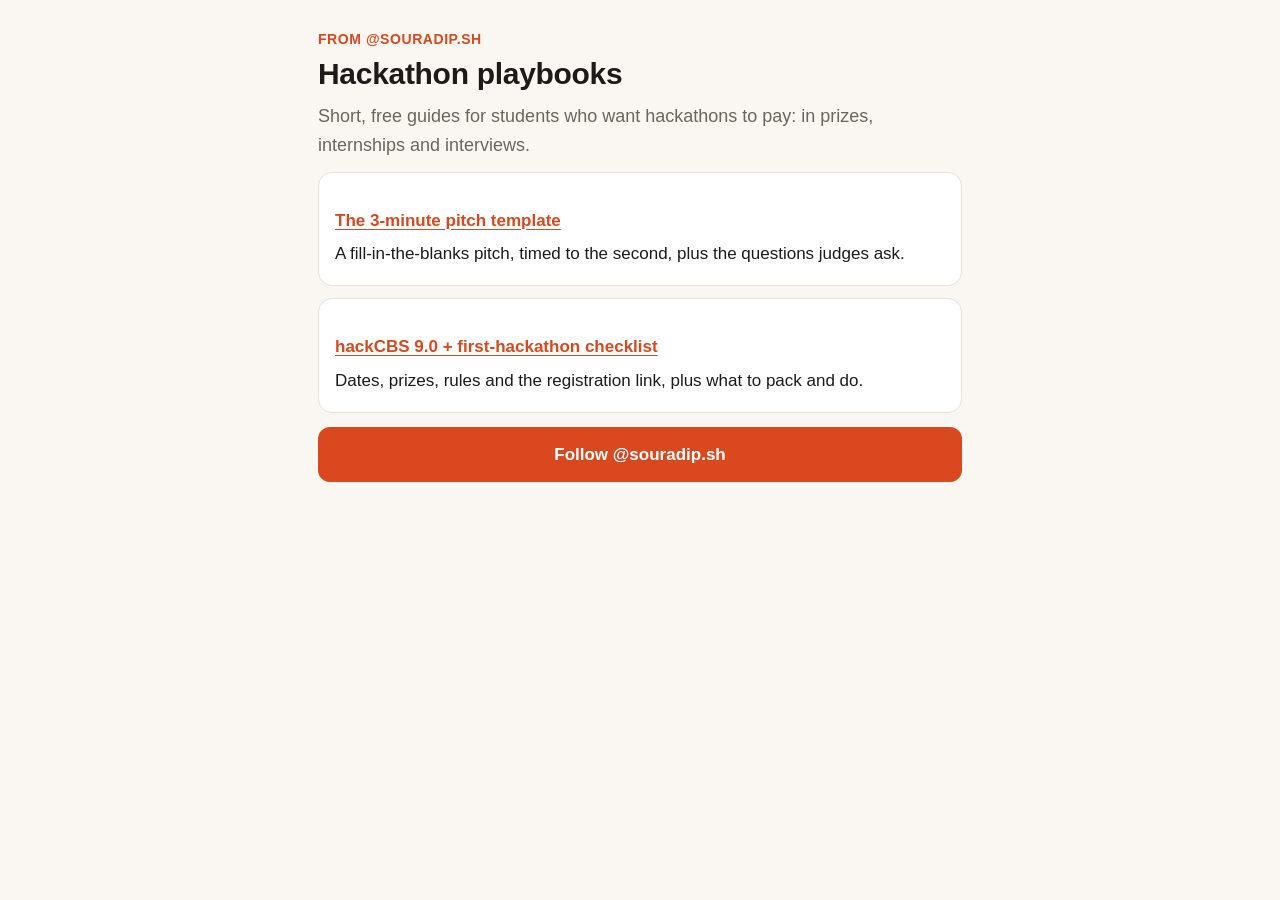
<file: index.html>
<!doctype html>
<html lang="en">
<head>
<meta charset="utf-8">
<meta name="viewport" content="width=device-width, initial-scale=1">
<title>Hackathon playbooks</title>
<meta name="description" content="Free hackathon playbooks from @souradip.sh.">
<link rel="stylesheet" href="style.css">
</head>
<body>
<main>
  <p class="kicker">from @souradip.sh</p>
  <h1>Hackathon playbooks</h1>
  <p class="lead">Short, free guides for students who want hackathons to pay: in prizes, internships and interviews.</p>
  <div class="card">
    <h3><a href="pitch/">The 3-minute pitch template</a></h3>
    <p>A fill-in-the-blanks pitch, timed to the second, plus the questions judges ask.</p>
  </div>
  <div class="card">
    <h3><a href="hackcbs/">hackCBS 9.0 + first-hackathon checklist</a></h3>
    <p>Dates, prizes, rules and the registration link, plus what to pack and do.</p>
  </div>
  <a class="btn" href="https://www.instagram.com/souradip.sh/">Follow @souradip.sh</a>
</main>
</body>
</html>
</file>
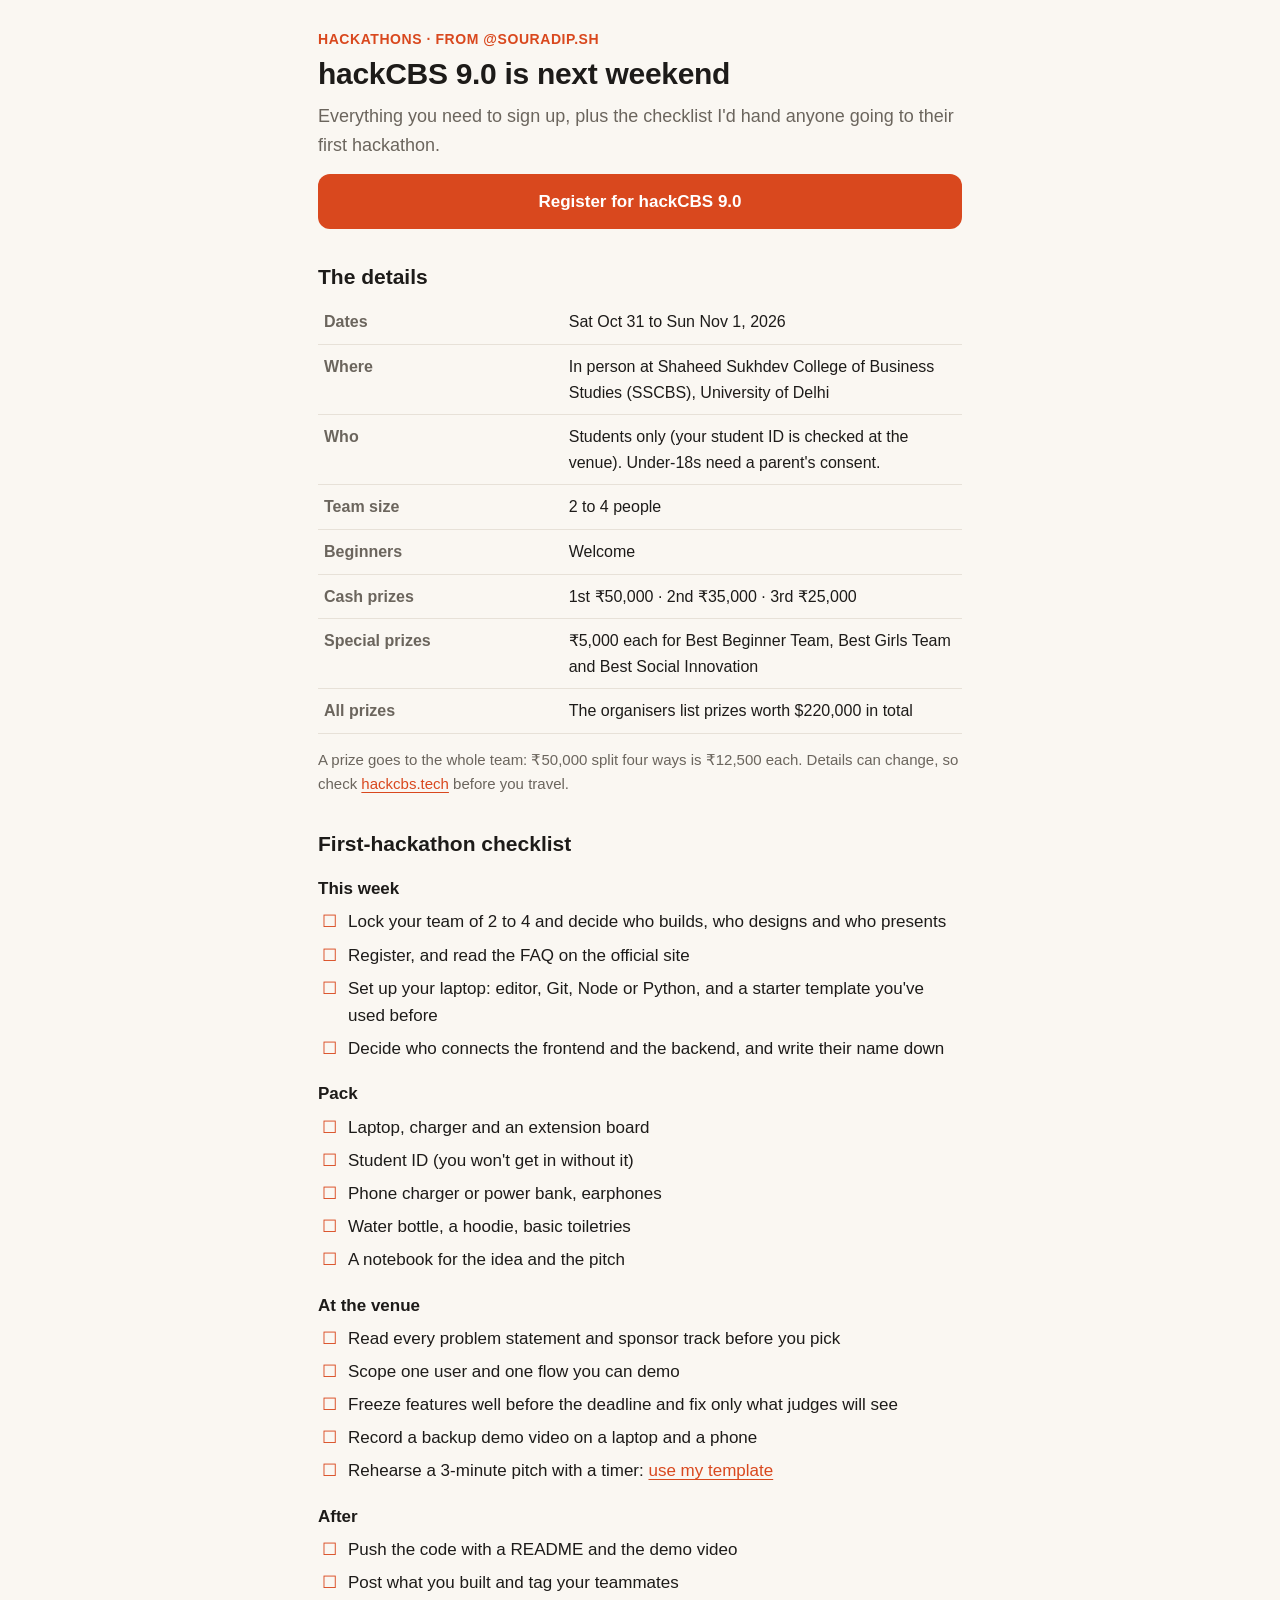
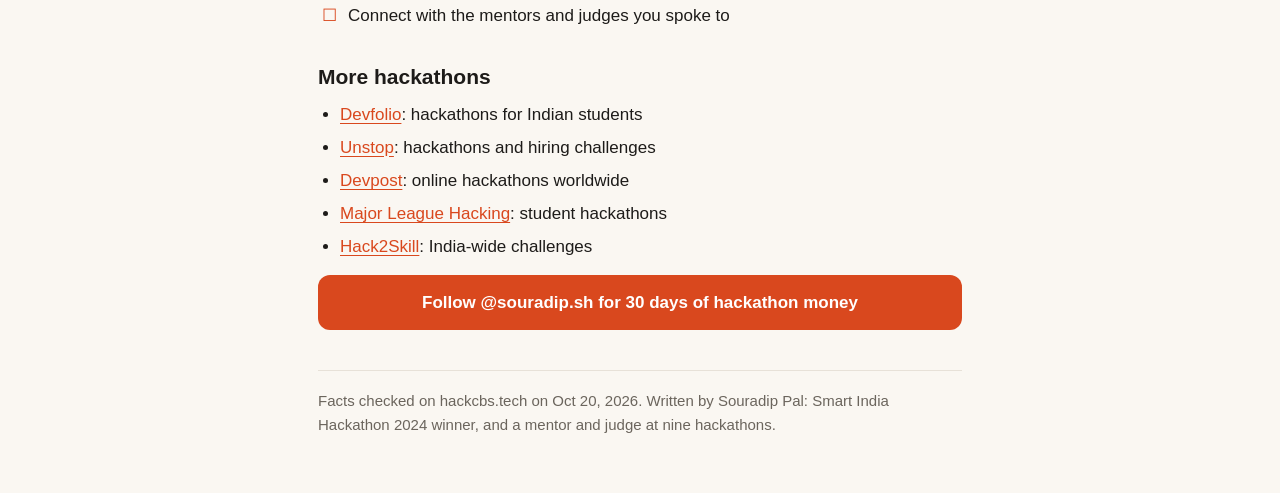
<file: hackcbs/index.html>
<!doctype html>
<html lang="en">
<head>
<meta charset="utf-8">
<meta name="viewport" content="width=device-width, initial-scale=1">
<title>hackCBS 9.0: the link and a first-hackathon checklist</title>
<meta name="description" content="hackCBS 9.0 dates, prizes, rules and registration link, plus a packing and prep checklist for your first hackathon.">
<link rel="stylesheet" href="../style.css">
</head>
<body>
<main>
  <p class="kicker">HACKATHONS · from @souradip.sh</p>
  <h1>hackCBS 9.0 is next weekend</h1>
  <p class="lead">Everything you need to sign up, plus the checklist I'd hand anyone going to their first hackathon.</p>

  <a class="btn" href="https://hackculture.io/hackathons/hackcbs-9-0">Register for hackCBS 9.0</a>

  <h2>The details</h2>
  <table class="facts">
    <tr><th>Dates</th><td>Sat Oct 31 to Sun Nov 1, 2026</td></tr>
    <tr><th>Where</th><td>In person at Shaheed Sukhdev College of Business Studies (SSCBS), University of Delhi</td></tr>
    <tr><th>Who</th><td>Students only (your student ID is checked at the venue). Under-18s need a parent's consent.</td></tr>
    <tr><th>Team size</th><td>2 to 4 people</td></tr>
    <tr><th>Beginners</th><td>Welcome</td></tr>
    <tr><th>Cash prizes</th><td>1st ₹50,000 · 2nd ₹35,000 · 3rd ₹25,000</td></tr>
    <tr><th>Special prizes</th><td>₹5,000 each for Best Beginner Team, Best Girls Team and Best Social Innovation</td></tr>
    <tr><th>All prizes</th><td>The organisers list prizes worth $220,000 in total</td></tr>
  </table>
  <p class="note">A prize goes to the whole team: ₹50,000 split four ways is ₹12,500 each. Details can change, so check <a href="https://hackcbs.tech/">hackcbs.tech</a> before you travel.</p>

  <h2>First-hackathon checklist</h2>

  <h3>This week</h3>
  <ul class="checklist">
    <li>Lock your team of 2 to 4 and decide who builds, who designs and who presents</li>
    <li>Register, and read the FAQ on the official site</li>
    <li>Set up your laptop: editor, Git, Node or Python, and a starter template you've used before</li>
    <li>Decide who connects the frontend and the backend, and write their name down</li>
  </ul>

  <h3>Pack</h3>
  <ul class="checklist">
    <li>Laptop, charger and an extension board</li>
    <li>Student ID (you won't get in without it)</li>
    <li>Phone charger or power bank, earphones</li>
    <li>Water bottle, a hoodie, basic toiletries</li>
    <li>A notebook for the idea and the pitch</li>
  </ul>

  <h3>At the venue</h3>
  <ul class="checklist">
    <li>Read every problem statement and sponsor track before you pick</li>
    <li>Scope one user and one flow you can demo</li>
    <li>Freeze features well before the deadline and fix only what judges will see</li>
    <li>Record a backup demo video on a laptop and a phone</li>
    <li>Rehearse a 3-minute pitch with a timer: <a href="../pitch/">use my template</a></li>
  </ul>

  <h3>After</h3>
  <ul class="checklist">
    <li>Push the code with a README and the demo video</li>
    <li>Post what you built and tag your teammates</li>
    <li>Connect with the mentors and judges you spoke to</li>
  </ul>

  <h2>More hackathons</h2>
  <ul>
    <li><a href="https://devfolio.co/hackathons">Devfolio</a>: hackathons for Indian students</li>
    <li><a href="https://unstop.com/hackathons">Unstop</a>: hackathons and hiring challenges</li>
    <li><a href="https://devpost.com/hackathons">Devpost</a>: online hackathons worldwide</li>
    <li><a href="https://mlh.io">Major League Hacking</a>: student hackathons</li>
    <li><a href="https://hack2skill.com">Hack2Skill</a>: India-wide challenges</li>
  </ul>

  <a class="btn" href="https://www.instagram.com/souradip.sh/">Follow @souradip.sh for 30 days of hackathon money</a>

  <footer>
    Facts checked on hackcbs.tech on Oct 20, 2026. Written by Souradip Pal: Smart India Hackathon 2024 winner, and a mentor and judge at nine hackathons.
  </footer>
</main>
</body>
</html>
</file>
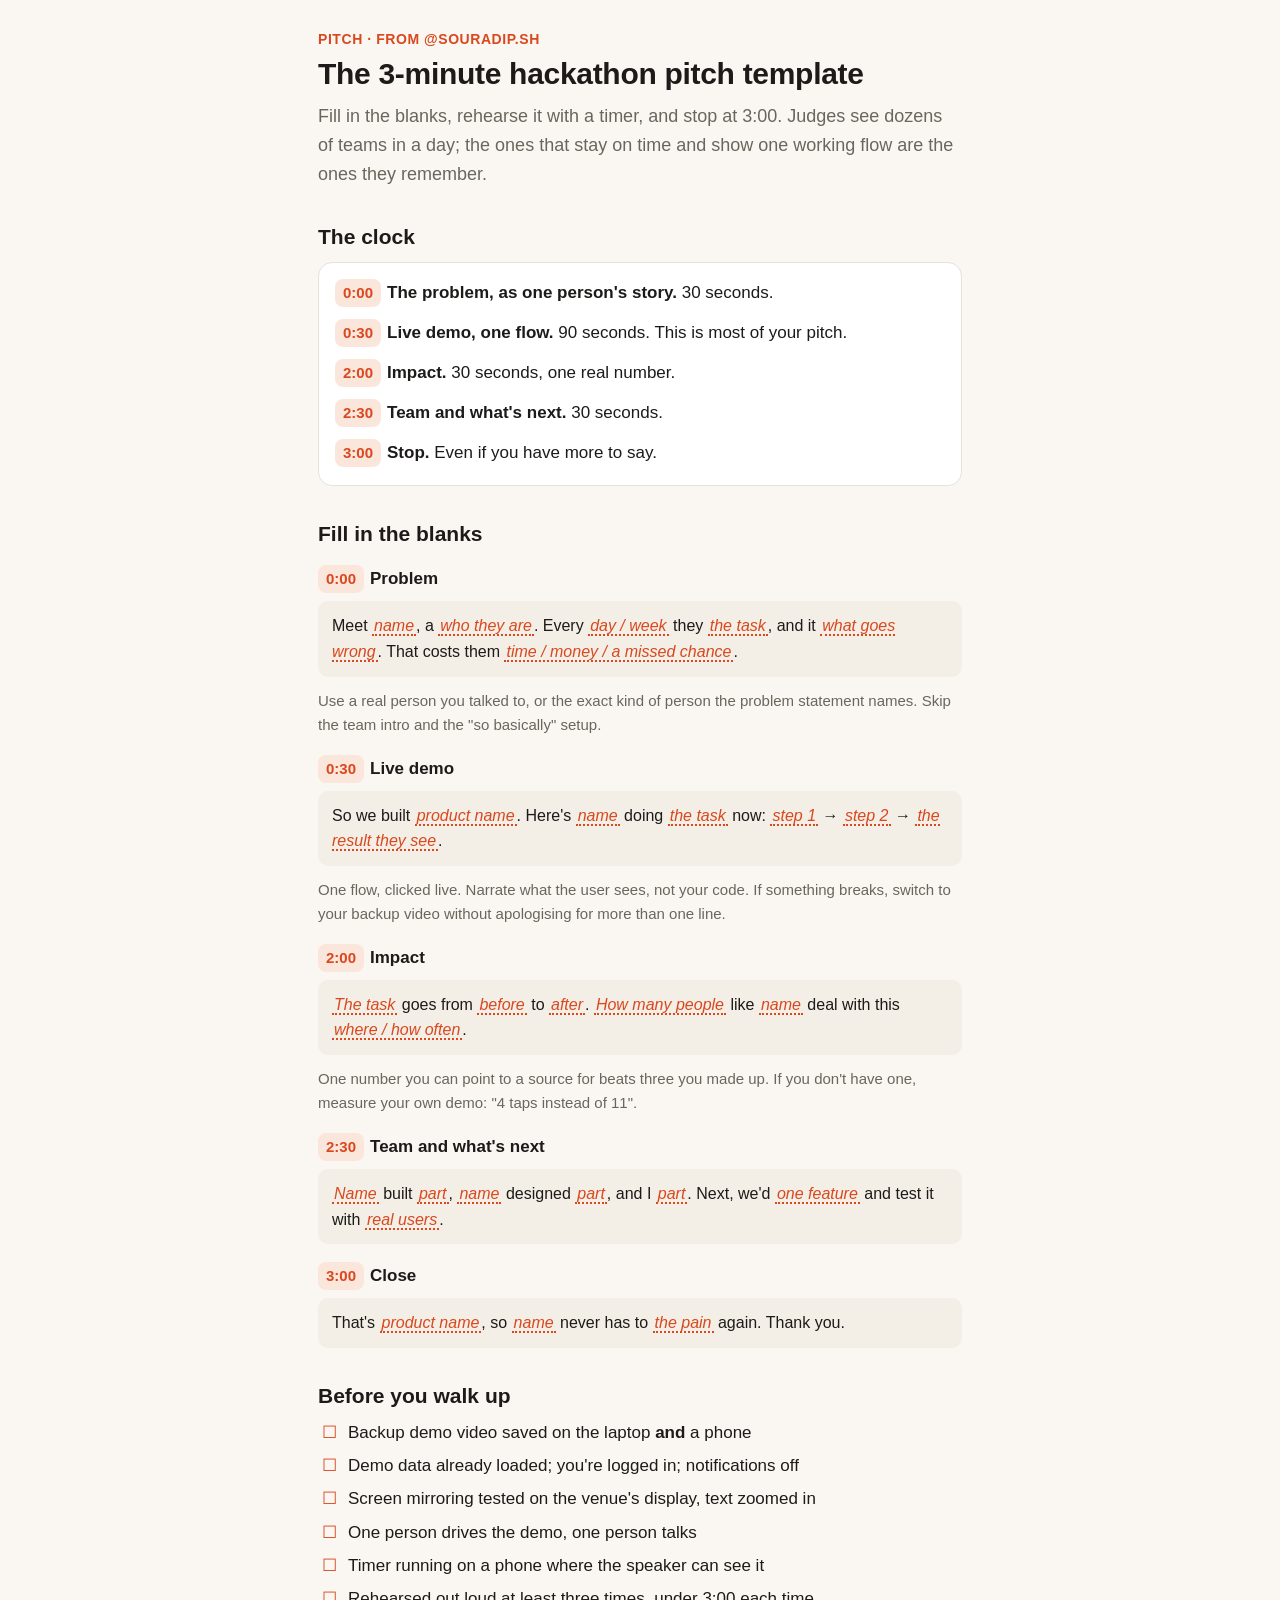
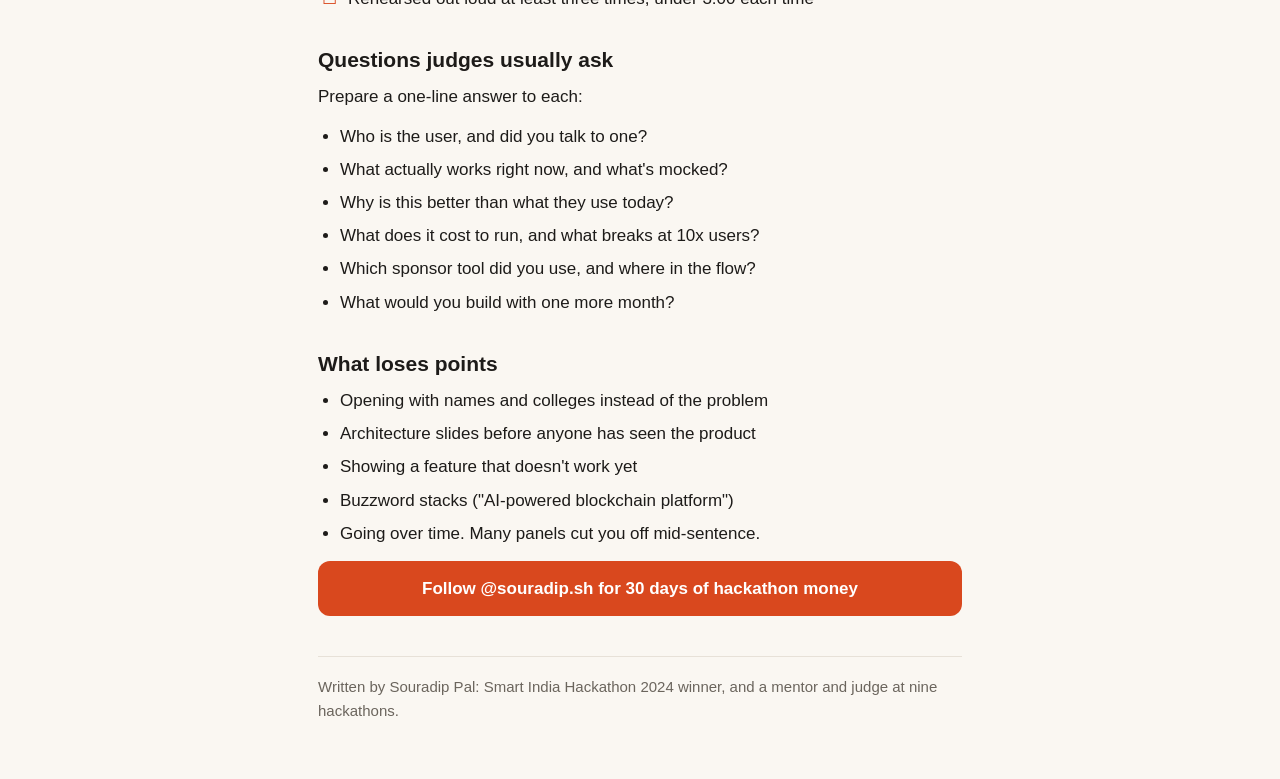
<file: pitch/index.html>
<!doctype html>
<html lang="en">
<head>
<meta charset="utf-8">
<meta name="viewport" content="width=device-width, initial-scale=1">
<title>The 3-minute hackathon pitch template</title>
<meta name="description" content="A fill-in-the-blanks 3-minute pitch for hackathon judging, timed to the second.">
<link rel="stylesheet" href="../style.css">
</head>
<body>
<main>
  <p class="kicker">PITCH · from @souradip.sh</p>
  <h1>The 3-minute hackathon pitch template</h1>
  <p class="lead">Fill in the blanks, rehearse it with a timer, and stop at 3:00. Judges see dozens of teams in a day; the ones that stay on time and show one working flow are the ones they remember.</p>

  <h2>The clock</h2>
  <div class="card">
    <p><span class="time">0:00</span><b>The problem, as one person's story.</b> 30 seconds.</p>
    <p><span class="time">0:30</span><b>Live demo, one flow.</b> 90 seconds. This is most of your pitch.</p>
    <p><span class="time">2:00</span><b>Impact.</b> 30 seconds, one real number.</p>
    <p><span class="time">2:30</span><b>Team and what's next.</b> 30 seconds.</p>
    <p><span class="time">3:00</span><b>Stop.</b> Even if you have more to say.</p>
  </div>

  <h2>Fill in the blanks</h2>

  <h3><span class="time">0:00</span>Problem</h3>
  <div class="script">Meet <span class="blank">name</span>, a <span class="blank">who they are</span>. Every <span class="blank">day / week</span> they <span class="blank">the task</span>, and it <span class="blank">what goes wrong</span>. That costs them <span class="blank">time / money / a missed chance</span>.</div>
  <p class="note">Use a real person you talked to, or the exact kind of person the problem statement names. Skip the team intro and the "so basically" setup.</p>

  <h3><span class="time">0:30</span>Live demo</h3>
  <div class="script">So we built <span class="blank">product name</span>. Here's <span class="blank">name</span> doing <span class="blank">the task</span> now: <span class="blank">step 1</span> → <span class="blank">step 2</span> → <span class="blank">the result they see</span>.</div>
  <p class="note">One flow, clicked live. Narrate what the user sees, not your code. If something breaks, switch to your backup video without apologising for more than one line.</p>

  <h3><span class="time">2:00</span>Impact</h3>
  <div class="script"><span class="blank">The task</span> goes from <span class="blank">before</span> to <span class="blank">after</span>. <span class="blank">How many people</span> like <span class="blank">name</span> deal with this <span class="blank">where / how often</span>.</div>
  <p class="note">One number you can point to a source for beats three you made up. If you don't have one, measure your own demo: "4 taps instead of 11".</p>

  <h3><span class="time">2:30</span>Team and what's next</h3>
  <div class="script"><span class="blank">Name</span> built <span class="blank">part</span>, <span class="blank">name</span> designed <span class="blank">part</span>, and I <span class="blank">part</span>. Next, we'd <span class="blank">one feature</span> and test it with <span class="blank">real users</span>.</div>

  <h3><span class="time">3:00</span>Close</h3>
  <div class="script">That's <span class="blank">product name</span>, so <span class="blank">name</span> never has to <span class="blank">the pain</span> again. Thank you.</div>

  <h2>Before you walk up</h2>
  <ul class="checklist">
    <li>Backup demo video saved on the laptop <b>and</b> a phone</li>
    <li>Demo data already loaded; you're logged in; notifications off</li>
    <li>Screen mirroring tested on the venue's display, text zoomed in</li>
    <li>One person drives the demo, one person talks</li>
    <li>Timer running on a phone where the speaker can see it</li>
    <li>Rehearsed out loud at least three times, under 3:00 each time</li>
  </ul>

  <h2>Questions judges usually ask</h2>
  <p>Prepare a one-line answer to each:</p>
  <ul>
    <li>Who is the user, and did you talk to one?</li>
    <li>What actually works right now, and what's mocked?</li>
    <li>Why is this better than what they use today?</li>
    <li>What does it cost to run, and what breaks at 10x users?</li>
    <li>Which sponsor tool did you use, and where in the flow?</li>
    <li>What would you build with one more month?</li>
  </ul>

  <h2>What loses points</h2>
  <ul>
    <li>Opening with names and colleges instead of the problem</li>
    <li>Architecture slides before anyone has seen the product</li>
    <li>Showing a feature that doesn't work yet</li>
    <li>Buzzword stacks ("AI-powered blockchain platform")</li>
    <li>Going over time. Many panels cut you off mid-sentence.</li>
  </ul>

  <a class="btn" href="https://www.instagram.com/souradip.sh/">Follow @souradip.sh for 30 days of hackathon money</a>

  <footer>
    Written by Souradip Pal: Smart India Hackathon 2024 winner, and a mentor and judge at nine hackathons.
  </footer>
</main>
</body>
</html>
</file>
<file: style.css>
:root {
  --bg: #faf7f2;
  --card: #ffffff;
  --ink: #1d1b19;
  --muted: #6b655d;
  --line: #e7e1d8;
  --accent: #d9481e;
  --accent-soft: #fbe6dc;
  --code: #f3eee6;
}
@media (prefers-color-scheme: dark) {
  :root {
    --bg: #131211;
    --card: #1c1a18;
    --ink: #f2eee8;
    --muted: #a39b90;
    --line: #2e2b27;
    --accent: #ff7a4d;
    --accent-soft: #3a2018;
    --code: #24211e;
  }
}
* { box-sizing: border-box; }
html { -webkit-text-size-adjust: 100%; }
body {
  margin: 0;
  background: var(--bg);
  color: var(--ink);
  font: 17px/1.6 -apple-system, BlinkMacSystemFont, "Segoe UI", Roboto, "Helvetica Neue", Arial, sans-serif;
}
main { max-width: 680px; margin: 0 auto; padding: 28px 18px 56px; }
.kicker { color: var(--accent); font-weight: 700; font-size: 14px; letter-spacing: .04em; text-transform: uppercase; margin: 0 0 6px; }
h1 { font-size: 30px; line-height: 1.2; margin: 0 0 10px; letter-spacing: -.01em; }
h2 { font-size: 21px; line-height: 1.3; margin: 34px 0 10px; }
h3 { font-size: 17px; margin: 18px 0 6px; }
p { margin: 0 0 12px; }
.lead { color: var(--muted); font-size: 18px; }
a { color: var(--accent); text-underline-offset: 3px; }
ul, ol { padding-left: 22px; margin: 0 0 12px; }
li { margin: 6px 0; }
.card { background: var(--card); border: 1px solid var(--line); border-radius: 14px; padding: 16px 16px 6px; margin: 12px 0; }
.time { display: inline-block; font-variant-numeric: tabular-nums; font-weight: 700; background: var(--accent-soft); color: var(--accent); border-radius: 8px; padding: 2px 8px; margin-right: 6px; font-size: 15px; }
.script { background: var(--code); border-radius: 10px; padding: 12px 14px; margin: 8px 0 12px; font-size: 16px; }
.blank { border-bottom: 2px dotted var(--accent); padding: 0 2px; font-style: italic; color: var(--accent); }
.facts { width: 100%; border-collapse: collapse; margin: 8px 0 14px; font-size: 16px; }
.facts th, .facts td { text-align: left; vertical-align: top; padding: 9px 6px; border-bottom: 1px solid var(--line); }
.facts th { width: 38%; color: var(--muted); font-weight: 600; }
.btn { display: block; text-align: center; background: var(--accent); color: #fff; text-decoration: none; font-weight: 700; border-radius: 12px; padding: 14px; margin: 14px 0; }
.note { font-size: 15px; color: var(--muted); }
.checklist { list-style: none; padding-left: 0; }
.checklist li { padding-left: 30px; position: relative; }
.checklist li::before { content: "☐"; position: absolute; left: 4px; top: 0; color: var(--accent); }
footer { margin-top: 40px; padding-top: 18px; border-top: 1px solid var(--line); color: var(--muted); font-size: 15px; }
</file>
